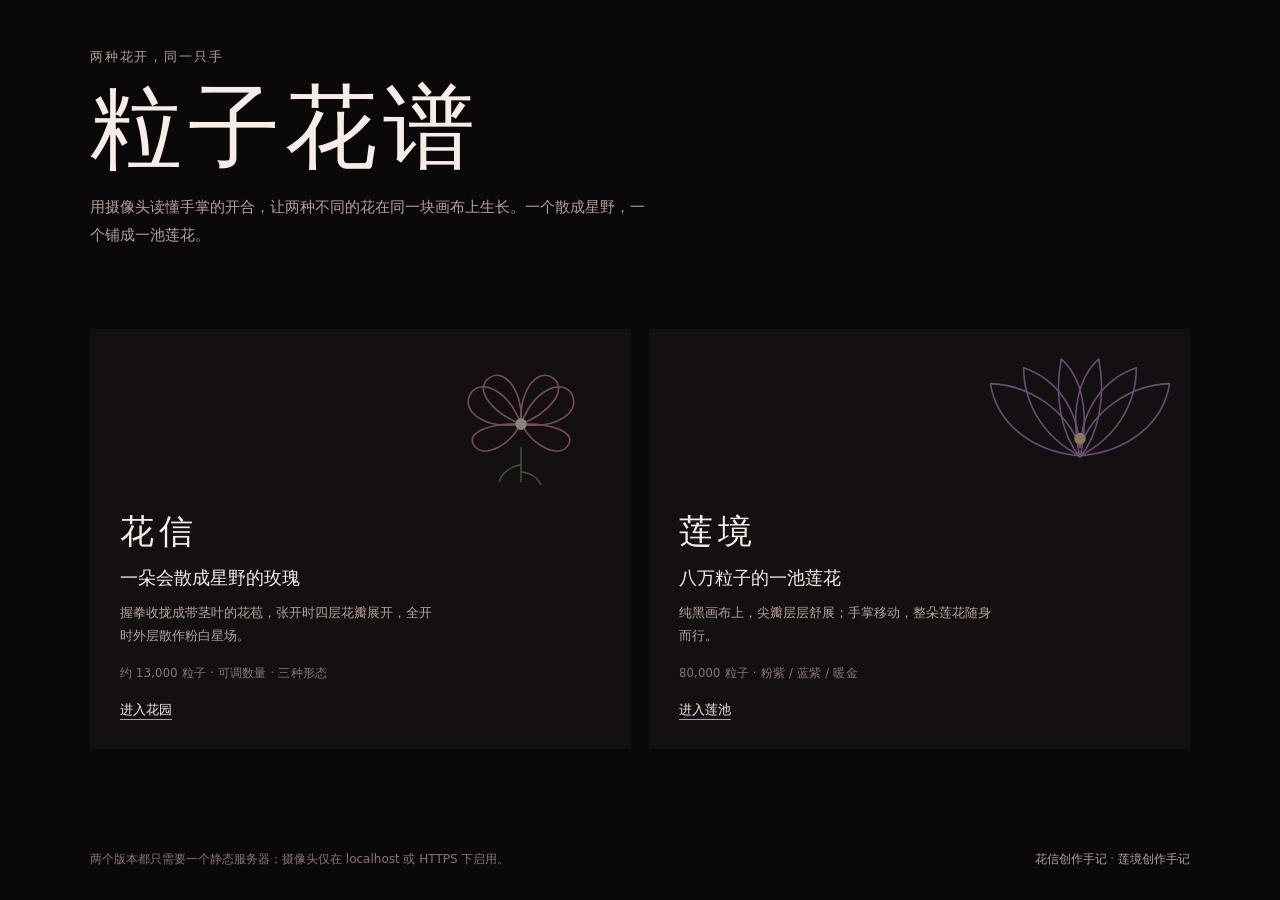
<file: index.html>
<!doctype html>
<html lang="zh-CN">
<head>
<meta charset="utf-8">
<meta name="viewport" content="width=device-width, initial-scale=1, viewport-fit=cover">
<meta name="theme-color" content="#0b0809">
<meta name="color-scheme" content="dark">
<meta name="description" content="两个由摄像头手势驱动的粒子花版本：花信是一朵会散成星野的玫瑰，莲境是一朵八万粒子的发光莲花。">
<title>粒子花谱 · 手势双生花</title>
<link rel="icon" href="data:image/svg+xml,%3Csvg xmlns='http://www.w3.org/2000/svg' viewBox='0 0 32 32'%3E%3Crect width='32' height='32' fill='%230b0809'/%3E%3Cg fill='none' stroke='%23d98aa0' stroke-width='1.1'%3E%3Cpath d='M16 17c-4-3-5-7-2-8 2.2-.8 3.4 2.5 2 8Zm0 0c4-3 5-7 2-8-2.2-.8-3.4 2.5-2 8Zm0 0c-5 1-8-2-7-5 .8-2.2 4.2-1.2 7 5Zm0 0c5 1 8-2 7-5-.8-2.2-4.2-1.2-7 5Z'/%3E%3C/g%3E%3Ccircle cx='16' cy='17' r='1.7' fill='%23fff3e8'/%3E%3C/svg%3E">
<link rel="stylesheet" href="assets/landing.css">
</head>
<body>
<main class="portal">
  <header class="intro">
    <p class="kicker">两种花开，同一只手</p>
    <h1>粒子花谱</h1>
    <p class="lede">用摄像头读懂手掌的开合，让两种不同的花在同一块画布上生长。一个散成星野，一个铺成一池莲花。</p>
  </header>

  <section class="versions" aria-label="两个版本">
    <a class="card" href="versions/rose/">
      <span class="card-art" aria-hidden="true">
        <svg viewBox="0 0 180 120" fill="none">
          <g stroke="#d98aa0" stroke-width="1.1" stroke-linejoin="round">
            <path d="M90 70c-20-8-33-24-22-32 12-8 24 12 22 32Z"/>
            <path d="M90 70c20-8 33-24 22-32-12-8-24 12-22 32Z"/>
            <path d="M90 70c-25 4-42-9-35-21 7-11 26-3 35 21Z"/>
            <path d="M90 70c25 4 42-9 35-21-7-11-26-3-35 21Z"/>
            <path d="M90 70c-10 17-27 24-33 14-5-9 14-15 33-14Z"/>
            <path d="M90 70c10 17 27 24 33 14 5-9-14-15-33-14Z"/>
            <path d="M90 86v24M90 98c-9 2-14 7-15 12M90 103c8 1 12 5 14 9" stroke="#7d8a5e"/>
          </g>
          <circle cx="90" cy="70" r="4" fill="#fff3e8"/>
        </svg>
      </span>
      <span class="card-copy">
        <span class="card-index">花信</span>
        <span class="card-title">一朵会散成星野的玫瑰</span>
        <span class="card-desc">握拳收拢成带茎叶的花苞，张开时四层花瓣展开，全开时外层散作粉白星场。</span>
        <span class="card-meta">约 13,000 粒子 · 可调数量 · 三种形态</span>
        <span class="card-go">进入花园</span>
      </span>
    </a>

    <a class="card" href="versions/lotus/">
      <span class="card-art" aria-hidden="true">
        <svg viewBox="0 0 180 120" fill="none">
          <g stroke="#c08bd8" stroke-width="1.1" stroke-linejoin="round">
            <path d="M90 92C55 89 32 68 28 42c28 1 53 19 62 44 9-25 34-43 62-44-4 26-27 47-62 50Z"/>
            <path d="M90 92C66 80 51 57 51 31c23 8 37 28 39 55 2-27 16-47 39-55 0 26-15 49-39 61Z"/>
            <path d="M90 93c-13-16-18-42-13-68 14 12 20 37 13 68Zm0 0c13-16 18-42 13-68-14 12-20 37-13 68Z"/>
          </g>
          <circle cx="90" cy="80" r="4" fill="#ffd9b5"/>
        </svg>
      </span>
      <span class="card-copy">
        <span class="card-index">莲境</span>
        <span class="card-title">八万粒子的一池莲花</span>
        <span class="card-desc">纯黑画布上，尖瓣层层舒展；手掌移动，整朵莲花随身而行。</span>
        <span class="card-meta">80,000 粒子 · 粉紫 / 蓝紫 / 暖金</span>
        <span class="card-go">进入莲池</span>
      </span>
    </a>
  </section>

  <footer class="portal-foot">
    <p>两个版本都只需要一个静态服务器；摄像头仅在 localhost 或 HTTPS 下启用。</p>
    <p><a href="versions/rose/creative/BRIEF.md">花信创作手记</a><span aria-hidden="true"> · </span><a href="versions/lotus/creative/BRIEF.md">莲境创作手记</a></p>
  </footer>
</main>
</body>
</html>
</file>
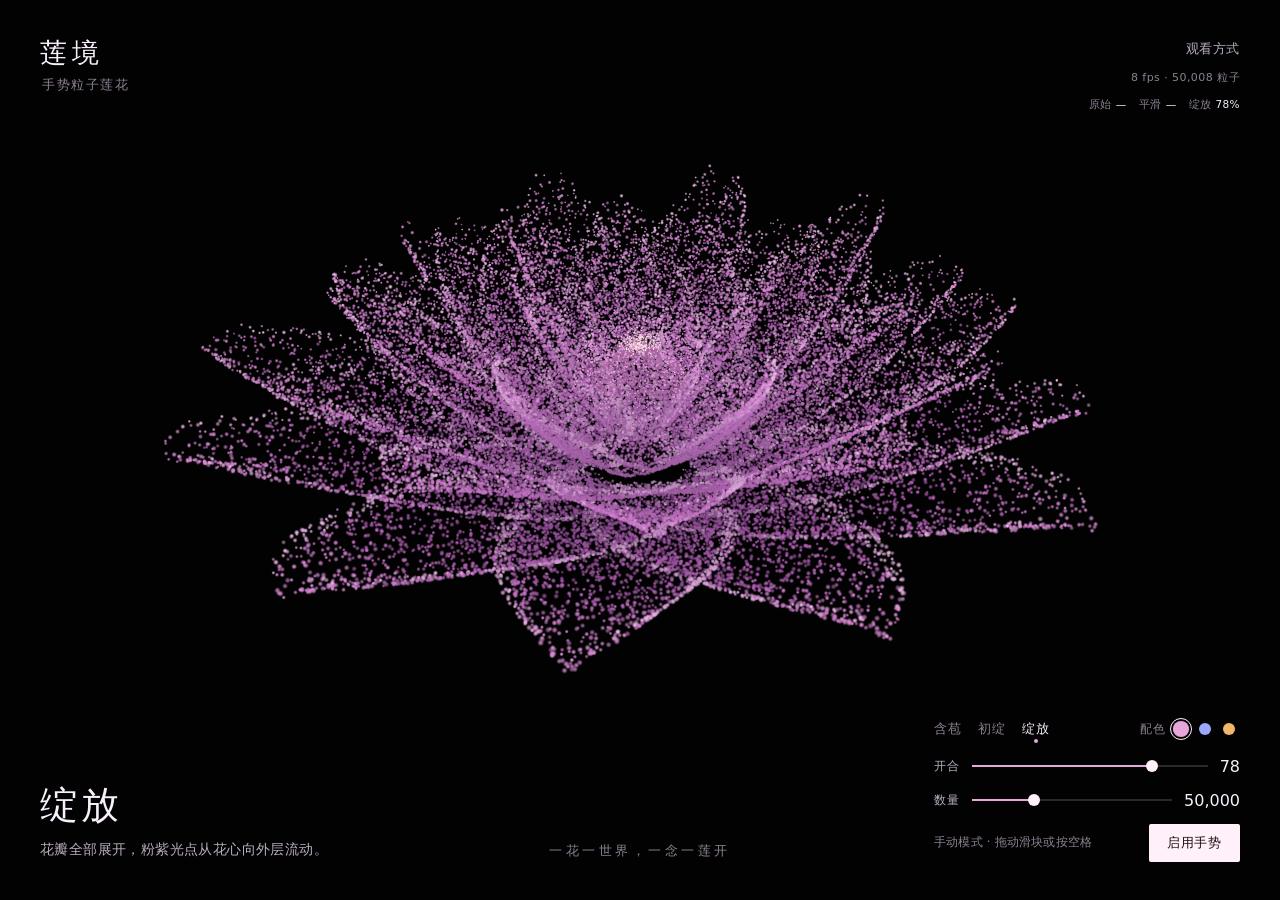
<file: versions/lotus/index.html>
<!doctype html>
<html lang="zh-CN" data-ready="false">
<head>
<meta charset="utf-8">
<meta name="viewport" content="width=device-width, initial-scale=1, viewport-fit=cover">
<meta name="theme-color" content="#030203">
<meta name="color-scheme" content="dark">
<meta name="description" content="一池由八万粒子构成的莲花。手掌张开，花瓣层层舒展；手掌收拢，光点合为一枚花苞。">
<title>莲境 · 手势粒子莲花</title>
<link rel="icon" href="data:image/svg+xml,%3Csvg xmlns='http://www.w3.org/2000/svg' viewBox='0 0 32 32'%3E%3Crect width='32' height='32' fill='%23030203'/%3E%3Cg fill='none' stroke='%23e6a6db' stroke-width='1.1' stroke-linejoin='round'%3E%3Cpath d='M16 24c-5-1-8-5-8-9 4 0 7 2 8 6 1-4 4-6 8-6 0 4-3 8-8 9Z'/%3E%3Cpath d='M16 25c-3-3-4-8-2-12 2 1 3 4 2 12Zm0 0c3-3 4-8 2-12-2 1-3 4-2 12Z'/%3E%3C/g%3E%3Ccircle cx='16' cy='20' r='1.5' fill='%23ffd9b5'/%3E%3C/svg%3E">
<link rel="stylesheet" href="assets/style.css">
</head>
<body data-palette="pink">
<main class="experience">
  <canvas id="stage" aria-label="粒子莲花画布" role="img"></canvas>
  <p class="sr-only" id="sceneDescription">一朵由粒子构成的三维莲花。握拳时花瓣合拢为尖顶花苞，手掌张开时外层花瓣先展开，完全张开时八万颗粒子铺成完整的莲花，内层花瓣与暖色花心保留在中央。</p>

  <div class="fallback" id="fallback" hidden>
    <svg viewBox="0 0 140 120" aria-hidden="true" class="fallback-art">
      <g fill="none" stroke-linejoin="round">
        <path d="M70 94C43 91 25 73 22 48c22 1 42 15 48 36 6-21 26-35 48-36-3 25-21 43-48 46Z" stroke="#e6a6db"/>
        <path d="M70 94C50 85 38 66 38 42c17 6 28 22 32 45 4-23 15-39 32-45 0 24-12 43-32 52Z" stroke="#f6b4e9"/>
        <path d="M70 95C58 82 52 61 56 35c11 9 16 29 14 55 2-26 7-46 18-55 4 26-2 47-18 60Z" stroke="#ffd9b5"/>
      </g>
      <circle cx="70" cy="86" r="4" fill="#ffe1f7"/>
    </svg>
    <p class="fallback-title">这朵莲花需要 WebGL 才能开放</p>
    <p class="fallback-copy">当前浏览器没有可用的 WebGL 2 环境。换用较新的 Chrome、Edge 或 Safari 再试；下方仍可查看操作说明。</p>
    <button class="text-button" type="button" id="fallbackHelp">查看观看方式</button>
  </div>

  <header class="masthead ui">
    <div class="identity">
      <h1>莲境</h1>
      <p>手势粒子莲花</p>
    </div>
    <div class="masthead-side">
      <button class="text-button" type="button" id="helpOpen">观看方式</button>
      <p class="perf" id="perf">正在准备画布</p>
      <div class="readout" aria-label="手势读数">
        <span title="原始张开度">原始 <b id="rawOpen">—</b></span>
        <span title="平滑后张开度">平滑 <b id="smoothOpen">—</b></span>
        <span title="绽放度">绽放 <b id="bloomRead">78%</b></span>
      </div>
    </div>
  </header>

  <section class="lede ui" aria-live="polite" aria-atomic="true">
    <h2 class="state" id="stateWord">绽放</h2>
    <p class="state-line" id="stateLine">花瓣全部展开，粉紫光点从花心向外层流动。</p>
  </section>

  <section class="console ui" aria-label="莲花控制">
    <div class="top-row">
      <div class="states" role="group" aria-label="三种形态">
        <button type="button" data-bloom="0.04" data-key="bud" aria-pressed="false">含苞</button>
        <button type="button" data-bloom="0.5" data-key="half" aria-pressed="false">初绽</button>
        <button type="button" data-bloom="0.95" data-key="bloom" class="is-active" aria-pressed="true">绽放</button>
      </div>
      <div class="palette" role="group" aria-label="配色">
        <span class="palette-label">配色</span>
        <button class="swatch is-active" type="button" data-palette="0" aria-label="粉紫配色" aria-pressed="true" style="--dot:#e6a6db"></button>
        <button class="swatch" type="button" data-palette="1" aria-label="蓝紫配色" aria-pressed="false" style="--dot:#9aa8ff"></button>
        <button class="swatch" type="button" data-palette="2" aria-label="暖金配色" aria-pressed="false" style="--dot:#efb767"></button>
      </div>
    </div>
    <div class="range-row">
      <label for="bloom">开合</label>
      <div class="range">
        <span class="range-track" aria-hidden="true"><span class="range-fill" id="rangeFill"></span></span>
        <input id="bloom" type="range" min="0" max="100" step="1" value="78" aria-describedby="modeLine">
      </div>
      <output id="bloomOut" for="bloom">78</output>
    </div>
    <div class="range-row">
      <label for="particleCount">数量</label>
      <div class="range">
        <span class="range-track" aria-hidden="true"><span class="range-fill" id="particleFill"></span></span>
        <input id="particleCount" type="range" min="20000" max="120000" step="5000" value="80000" aria-label="粒子数量" aria-describedby="particleHint" aria-valuetext="80,000 个粒子">
      </div>
      <output id="particleOut" for="particleCount">80,000</output>
    </div>
    <span class="sr-only" id="particleHint">拖动调整粒子数量，实时生效；只改变粒子密度，不改变莲花开合状态。</span>
    <div class="action-row">
      <p class="mode" id="modeLine">手动模式 · 拖动滑块或按空格</p>
      <button class="primary" type="button" id="gestureBtn">启用手势</button>
    </div>
  </section>

  <aside class="camera" id="cameraPanel" hidden aria-label="手部骨架预览">
    <div class="camera-frame">
      <video id="cameraVideo" playsinline muted></video>
      <svg class="camera-guide" viewBox="0 0 100 100" fill="none" aria-hidden="true">
        <path d="M35 51V28a5 5 0 0 1 10 0v19-27a5 5 0 0 1 10 0v27-22a5 5 0 0 1 10 0v25-15a5 5 0 0 1 10 0v25c0 18-10 28-27 28-13 0-20-7-26-17L16 53a6 6 0 0 1 10-5l9 12"/>
      </svg>
      <canvas id="cameraOverlay" width="320" height="240" aria-hidden="true"></canvas>
    </div>
    <div class="camera-meta">
      <p id="cameraState">正在启动摄像头</p>
      <button type="button" id="cameraStop">关闭</button>
    </div>
  </aside>

  <p class="creed ui">一花一世界，一念一莲开</p>
  <div class="notice" id="notice" role="status" aria-live="polite"></div>
</main>

<dialog id="helpDialog" aria-labelledby="helpTitle">
  <button class="text-button dialog-close" type="button" id="helpClose" aria-label="关闭">关闭</button>
  <h2 id="helpTitle">让掌心开出一朵莲</h2>
  <p class="dialog-lead">花苞、初绽、盛放共用一条连续的时间线，手势停在哪里，莲花就停在哪里。</p>
  <div class="dialog-grid">
    <div>
      <h3>握拳</h3>
      <p>所有花瓣向内合拢，光点收紧成一枚尖顶花苞，粒子上仍留着细密的层叠光。</p>
    </div>
    <div>
      <h3>慢慢张开</h3>
      <p>外圈花瓣先向外翻开，内圈仍合抱花心；手掌移动时，整朵莲花同步跟随。</p>
    </div>
    <div>
      <h3>完全张开</h3>
      <p>四层花瓣充分展开，粉紫、蓝紫或暖金的粒子在边缘亮起，花心保留暖色内核。</p>
    </div>
  </div>
  <h3>配色与数量</h3>
  <p>「配色」在粉紫、蓝紫、暖金之间切换，所有粒子使用同一套亮度和饱和度。拖动「数量」可在 20,000–120,000 之间实时改变密度，不会改变当前开合。</p>
  <h3>没有摄像头的时候</h3>
  <p>拖动「开合」，或直接在画面上上下拖动。按空格在花苞与盛放之间切换，按 1、2、3 直达三种形态。摄像头不可用时会自动留在手动模式。</p>
  <p class="fine">摄像头只用于本地手势识别，不上传、不录制；页面不显示摄像头画面，只绘制手部骨架线条。</p>
  <button class="primary dialog-action" type="button" id="helpDone">回到莲池</button>
</dialog>

<noscript>
  <div class="noscript">这朵莲花需要 JavaScript 才能开放。请开启后刷新。</div>
</noscript>

<script>
  if (location.protocol === 'file:') {
    document.addEventListener('DOMContentLoaded', function () {
      var panel = document.getElementById('fallback');
      if (!panel) return;
      panel.hidden = false;
      panel.querySelector('.fallback-title').textContent = '请通过本地服务器打开';
      panel.querySelector('.fallback-copy').textContent =
        '摄像头和本地手势模型需要 http://localhost 环境。在项目目录运行 python -m http.server 8080，再访问对应目录。';
      var help = panel.querySelector('#fallbackHelp');
      if (help) help.hidden = true;
      document.documentElement.dataset.ready = 'stalled';
    });
  }

  window.setTimeout(function () {
    var root = document.documentElement;
    if (root.dataset.ready === 'false') {
      root.dataset.stalled = 'true';
      var perf = document.getElementById('perf');
      if (perf) perf.textContent = '画布未启动 · 请查看观看方式';
    }
  }, 7000);
</script>
<script src="../../vendor/gsap/gsap.min.js"></script>
<script type="module" src="src/main.js"></script>
</body>
</html>
</file>
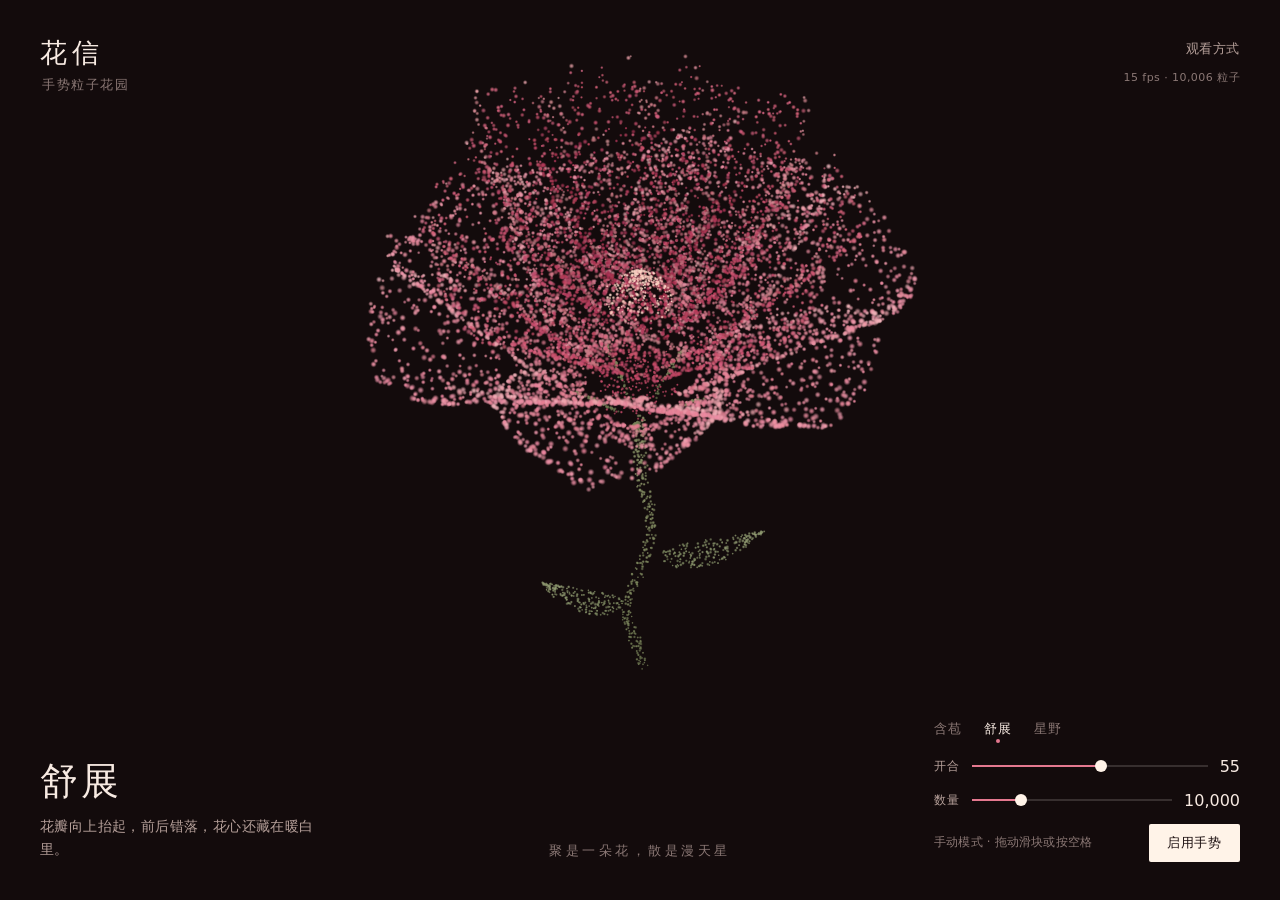
<file: versions/rose/index.html>
<!doctype html>
<html lang="zh-CN" data-ready="false">
<head>
<meta charset="utf-8">
<meta name="viewport" content="width=device-width, initial-scale=1, viewport-fit=cover">
<meta name="theme-color" content="#130b0c">
<meta name="color-scheme" content="dark">
<meta name="description" content="一朵由粒子构成的花。握拳收拢为花苞，张开手掌便层层舒展，完全张开时外层花瓣散作漫天星。">
<title>花信 · 手势粒子花园</title>
<link rel="icon" href="data:image/svg+xml,%3Csvg xmlns='http://www.w3.org/2000/svg' viewBox='0 0 32 32'%3E%3Crect width='32' height='32' fill='%23130b0c'/%3E%3Cg fill='none' stroke='%23e4788f' stroke-width='1.1'%3E%3Cpath d='M16 17c-4-3-6-7-3-8 2.5-.8 4 2.5 3 8Z'/%3E%3Cpath d='M16 17c4-3 6-7 3-8-2.5-.8-4 2.5-3 8Z'/%3E%3Cpath d='M16 17c-5 0-9-3-8-6 .8-2.4 4.4-1.4 8 6Z'/%3E%3Cpath d='M16 17c5 0 9-3 8-6-.8-2.4-4.4-1.4-8 6Z'/%3E%3Cpath d='M16 17c-1 5-4 8-6 6-1.8-1.8 1.6-4.4 6-6Z'/%3E%3Cpath d='M16 17c1 5 4 8 6 6 1.8-1.8-1.6-4.4-6-6Z'/%3E%3C/g%3E%3Ccircle cx='16' cy='17' r='1.6' fill='%23fff3e8'/%3E%3C/svg%3E">
<link rel="stylesheet" href="assets/style.css">
</head>
<body>
<main class="experience">
  <canvas id="stage" aria-label="粒子花朵画布" role="img"></canvas>
  <p class="sr-only" id="sceneDescription">一朵粉色粒子玫瑰。握拳时收拢为带花茎和两片叶子的花苞，手掌张开时花瓣向上层层舒展，完全张开时外层花瓣散成覆盖画面的星场，内层花瓣与花心留在中央。</p>

  <div class="fallback" id="fallback" hidden>
    <svg viewBox="0 0 120 150" aria-hidden="true" class="fallback-art">
      <path d="M60 118c-16-10-24-25-12-30 10-4 15 10 12 30Z" fill="none" stroke="#e4788f" stroke-width="1.2"/>
      <path d="M60 118c16-10 24-25 12-30-10-4-15 10-12 30Z" fill="none" stroke="#e4788f" stroke-width="1.2"/>
      <path d="M60 118c-22 2-35-11-30-21 4-9 18-4 30 21Z" fill="none" stroke="#f2a3b3" stroke-width="1.2"/>
      <path d="M60 118c22 2 35-11 30-21-4-9-18-4-30 21Z" fill="none" stroke="#f2a3b3" stroke-width="1.2"/>
      <path d="M60 118c-7 18-19 27-25 20-5-7 8-16 25-20Z" fill="none" stroke="#f7b9a8" stroke-width="1.2"/>
      <path d="M60 118c7 18 19 27 25 20 5-7-8-16-25-20Z" fill="none" stroke="#f7b9a8" stroke-width="1.2"/>
      <circle cx="60" cy="118" r="4" fill="#fff3e8"/>
      <path d="M60 122c-2 8-1 16 2 24" fill="none" stroke="#7d8a5e" stroke-width="1.1"/>
      <path d="M61 138c6-5 11-5 13-1-4 3-9 4-13 1Z" fill="none" stroke="#7d8a5e" stroke-width="1"/>
    </svg>
    <p class="fallback-title">这朵花需要 WebGL 才能开放</p>
    <p class="fallback-copy">当前浏览器没有可用的 WebGL 2 环境。换用较新的 Chrome、Edge 或 Safari 再试；下方仍可查看操作说明。</p>
    <button class="text-button" type="button" id="fallbackHelp">查看观看方式</button>
  </div>

  <header class="masthead ui">
    <div class="identity">
      <h1>花信</h1>
      <p>手势粒子花园</p>
    </div>
    <div class="masthead-side">
      <button class="text-button" type="button" id="helpOpen">观看方式</button>
      <p class="perf" id="perf">正在准备画布</p>
    </div>
  </header>

  <section class="lede ui" aria-live="polite" aria-atomic="true">
    <h2 class="state" id="stateWord">舒展</h2>
    <p class="state-line" id="stateLine">花瓣向上抬起，前后错落，花心还藏在暖白里。</p>
  </section>

  <section class="console ui" aria-label="花朵控制">
    <div class="states" role="group" aria-label="三种形态">
      <button type="button" data-bloom="0.03" data-key="bud" aria-pressed="false">含苞</button>
      <button type="button" data-bloom="0.55" data-key="bloom" class="is-active" aria-pressed="true">舒展</button>
      <button type="button" data-bloom="1" data-key="stars" aria-pressed="false">星野</button>
    </div>
    <div class="range-row">
      <label for="bloom">开合</label>
      <div class="range">
        <span class="range-track" aria-hidden="true"><span class="range-fill" id="rangeFill"></span></span>
        <input id="bloom" type="range" min="0" max="100" step="1" value="55" aria-describedby="modeLine">
      </div>
      <output id="bloomOut" for="bloom">55</output>
    </div>
    <div class="range-row">
      <label for="particleCount">数量</label>
      <div class="range">
        <span class="range-track" aria-hidden="true"><span class="range-fill" id="particleFill"></span></span>
        <input id="particleCount" type="range" min="4000" max="30000" step="1000" value="13000" aria-label="粒子数量" aria-describedby="particleHint" aria-valuetext="13000 个粒子">
      </div>
      <output id="particleOut" for="particleCount">13,000</output>
    </div>
    <span class="sr-only" id="particleHint">拖动调整粒子数量，实时生效；只改变粒子密度，不改变花朵开合状态。</span>
    <div class="action-row">
      <p class="mode" id="modeLine">手动模式 · 拖动滑块或按空格</p>
      <button class="primary" type="button" id="gestureBtn">启用手势</button>
    </div>
  </section>

  <aside class="camera" id="cameraPanel" hidden aria-label="手部骨架预览">
    <div class="camera-frame">
      <video id="cameraVideo" playsinline muted></video>
      <svg class="camera-guide" viewBox="0 0 100 100" fill="none" aria-hidden="true">
        <path d="M35 51V28a5 5 0 0 1 10 0v19-27a5 5 0 0 1 10 0v27-22a5 5 0 0 1 10 0v25-15a5 5 0 0 1 10 0v25c0 18-10 28-27 28-13 0-20-7-26-17L16 53a6 6 0 0 1 10-5l9 12"/>
      </svg>
      <canvas id="cameraOverlay" width="320" height="240" aria-hidden="true"></canvas>
    </div>
    <div class="camera-meta">
      <p id="cameraState">正在启动摄像头</p>
      <button type="button" id="cameraStop">关闭</button>
    </div>
  </aside>

  <p class="creed ui">聚是一朵花，散是漫天星</p>

  <div class="notice" id="notice" role="status" aria-live="polite"></div>
</main>

<dialog id="helpDialog" aria-labelledby="helpTitle">
  <button class="text-button dialog-close" type="button" id="helpClose" aria-label="关闭">关闭</button>
  <h2 id="helpTitle">用手，或者用鼠标</h2>
  <p class="dialog-lead">这朵花只有一条连续的时间线：从一枚花苞，到满天星。</p>
  <div class="dialog-grid">
    <div>
      <h3>握拳</h3>
      <p>所有粒子收拢成一枚花苞，一根花茎和两片叶子仍然清楚。</p>
    </div>
    <div>
      <h3>慢慢张开</h3>
      <p>花苞自内向外打开，花瓣向上抬起，外层低垂、内层直立，形成前后层次。</p>
    </div>
    <div>
      <h3>完全张开</h3>
      <p>外层花瓣散成覆盖画布的粉白星场，内层花瓣与花心留在原处，缓缓呼吸。</p>
    </div>
  </div>
  <h3>没有摄像头的时候</h3>
  <p>拖动「开合」，或直接在画面上上下拖动。按空格在花苞与星野之间切换，按 1、2、3 直达三种形态。摄像头开启后，手掌的开合会覆盖手动设置。</p>
  <p>拖动「数量」可以实时调整粒子密度，只会改变花瓣与花苞的细腻程度，不会改变当前开合状态。</p>
  <p class="fine">影像只在你的浏览器本地处理，不会上传。摄像头需要 localhost 或 HTTPS 环境；不可用时页面会自动留在手动模式，画布不会中断。</p>
  <button class="primary dialog-action" type="button" id="helpDone">回到花园</button>
</dialog>

<noscript>
  <div class="noscript">这个花园需要 JavaScript 才能生长。请开启后刷新。</div>
</noscript>

<script>
  // 直接双击 HTML 时，浏览器会拦截 ES 模块与摄像头；先说明正确打开方式。
  if (location.protocol === 'file:') {
    document.addEventListener('DOMContentLoaded', function () {
      var panel = document.getElementById('fallback');
      if (!panel) return;
      panel.hidden = false;
      panel.querySelector('.fallback-title').textContent = '请通过本地服务器打开';
      panel.querySelector('.fallback-copy').textContent =
        '摄像头和本地手势模型需要 http://localhost 环境。在项目目录运行 python -m http.server 8080，再访问 http://localhost:8080。';
      var help = panel.querySelector('#fallbackHelp');
      if (help) help.hidden = true;
      document.documentElement.dataset.ready = 'stalled';
    });
  }

  // 无论模块是否成功加载，界面都不会停在空白画布上。
  window.setTimeout(function () {
    var root = document.documentElement;
    if (root.dataset.ready === 'false') {
      root.dataset.stalled = 'true';
      var perf = document.getElementById('perf');
      if (perf) perf.textContent = '画布未启动 · 请查看观看方式';
    }
  }, 7000);
</script>
<script src="../../vendor/gsap/gsap.min.js"></script>
<script type="module" src="src/main.js"></script>
</body>
</html>
</file>
<file: assets/landing.css>
:root {
  --ground: #0b0809;
  --panel: #141011;
  --panel-lift: #1b1617;
  --ink: #f7ece7;
  --muted: #b3a09a;
  --faint: #897571;
  --rose: #d98aa0;
  --lilac: #c08bd8;
  --sans: "PingFang SC", "Hiragino Sans GB", "Microsoft YaHei", "Noto Sans CJK SC", system-ui, sans-serif;
  --serif: "Source Han Serif SC", "Noto Serif CJK SC", "Songti SC", "STSong", "SimSun", serif;
  color-scheme: dark;
  font-family: var(--sans);
  color: var(--ink);
  background: var(--ground);
}

* { box-sizing: border-box; }
html, body { margin: 0; min-height: 100%; background: var(--ground); }
body { min-height: 100dvh; -webkit-font-smoothing: antialiased; }
a { color: inherit; text-decoration: none; }
:focus-visible { outline: 2px solid var(--rose); outline-offset: 4px; }

.portal {
  width: 100%;
  min-height: 100dvh;
  max-width: 1180px;
  margin: 0 auto;
  padding: 48px 40px 30px;
  display: flex;
  flex-direction: column;
  justify-content: space-between;
  gap: 40px;
}

.kicker {
  margin: 0 0 16px;
  font-size: 13px;
  letter-spacing: 0.14em;
  color: var(--muted);
}
h1 {
  margin: 0;
  font-family: var(--serif);
  font-size: clamp(52px, 7.2vw, 92px);
  font-weight: 400;
  line-height: 1;
  letter-spacing: 0.06em;
}
.lede {
  margin: 20px 0 0;
  max-width: 560px;
  font-size: 15px;
  line-height: 1.85;
  color: var(--muted);
}

.versions {
  display: grid;
  grid-template-columns: 1fr 1fr;
  gap: 18px;
}
.card {
  position: relative;
  display: flex;
  flex-direction: column;
  justify-content: space-between;
  min-height: 380px;
  padding: 30px;
  overflow: hidden;
  background: var(--panel);
  transition: background 220ms ease;
}
.card:hover, .card:focus-visible { background: var(--panel-lift); }
.card-art {
  position: absolute;
  top: -6px;
  right: -20px;
  width: 260px;
  max-width: 70%;
  opacity: 0.5;
  transition: transform 420ms ease, opacity 220ms ease;
}
.card:hover .card-art { transform: translateY(5px); opacity: 0.72; }
.card-art svg { width: 100%; height: auto; display: block; }
.card-copy { position: relative; z-index: 1; margin-top: 150px; }
.card-index {
  display: block;
  font-family: var(--serif);
  font-size: 34px;
  letter-spacing: 0.16em;
}
.card-title {
  display: block;
  margin-top: 10px;
  font-size: 18px;
  line-height: 1.45;
}
.card-desc {
  display: block;
  margin-top: 10px;
  max-width: 320px;
  font-size: 13px;
  line-height: 1.8;
  color: var(--muted);
}
.card-meta {
  display: block;
  margin-top: 18px;
  font-size: 11.5px;
  letter-spacing: 0.02em;
  color: var(--faint);
}
.card-go {
  display: inline-block;
  margin-top: 20px;
  font-size: 13px;
  color: var(--ink);
  text-decoration: underline;
  text-decoration-color: var(--rose);
  text-underline-offset: 5px;
}
.card:last-child .card-go { text-decoration-color: var(--lilac); }

.portal-foot {
  padding-top: 20px;
  display: flex;
  justify-content: space-between;
  align-items: flex-start;
  gap: 20px;
  font-size: 12px;
  line-height: 1.85;
  color: var(--faint);
}
.portal-foot p { margin: 0; }
.portal-foot a { color: var(--muted); }
.portal-foot a:hover { color: var(--ink); }

@media (max-width: 820px) {
  .portal { padding: 32px 20px 24px; gap: 32px; }
  h1 { font-size: 48px; }
  .lede { font-size: 14px; }
  .versions { grid-template-columns: 1fr; gap: 14px; }
  .card { min-height: 300px; padding: 24px; }
  .card-art { width: 200px; }
  .card-copy { margin-top: 110px; }
  .card-index { font-size: 28px; }
  .portal-foot { display: block; }
  .portal-foot p + p { margin-top: 10px; }
}

@media (prefers-reduced-motion: reduce) {
  * { transition-duration: 0.01ms !important; }
}
</file>
<file: versions/lotus/assets/style.css>
:root {
  --ground: #030203;
  --panel: #120d15;
  --ink: #f7f0fb;
  --muted: #b9aebf;
  --faint: #8c8292;
  --rose: #e6a6db;
  --cream: #fff0fa;
  --hair: rgba(247, 240, 251, 0.16);
  --gutter: 40px;
  --sans: "PingFang SC", "Hiragino Sans GB", "Microsoft YaHei", "Noto Sans CJK SC", system-ui, sans-serif;
  --serif: "Source Han Serif SC", "Noto Serif CJK SC", "Songti SC", "STSong", "SimSun", serif;
  color-scheme: dark;
  font-family: var(--sans);
  color: var(--ink);
  background: var(--ground);
}

body[data-palette="blue"] { --rose: #9aa8ff; }
body[data-palette="gold"] { --rose: #efb767; }

* { box-sizing: border-box; }

html, body {
  margin: 0;
  width: 100%;
  height: 100%;
  overflow: hidden;
  background: var(--ground);
}

body {
  min-height: 100dvh;
  -webkit-font-smoothing: antialiased;
  text-rendering: optimizeLegibility;
  overscroll-behavior: none;
}

button, input { font: inherit; color: inherit; }
button { cursor: pointer; background: none; border: 0; padding: 0; }
button, a, input, canvas { -webkit-tap-highlight-color: transparent; }
:focus-visible { outline: 2px solid var(--rose); outline-offset: 4px; }

.sr-only {
  position: absolute;
  width: 1px; height: 1px;
  padding: 0; margin: -1px;
  overflow: hidden;
  clip: rect(0 0 0 0);
  white-space: nowrap;
  border: 0;
}

.experience {
  position: fixed;
  inset: 0;
  isolation: isolate;
  background: var(--ground);
}

#stage {
  position: absolute;
  inset: 0;
  display: block;
  width: 100%;
  height: 100%;
  touch-action: none;
  cursor: ns-resize;
  opacity: 0;
}

.ui {
  position: absolute;
  z-index: 4;
}

body.ui-hidden .ui,
body.ui-hidden .camera,
body.ui-hidden .notice { opacity: 0; visibility: hidden; }

/* 标识 */
.masthead {
  top: 0; left: 0; right: 0;
  display: flex;
  justify-content: space-between;
  align-items: flex-start;
  padding: var(--gutter) var(--gutter) 0;
  pointer-events: none;
}
.masthead > * { pointer-events: auto; }
.identity h1 {
  margin: 0;
  font-family: var(--serif);
  font-weight: 400;
  font-size: 27px;
  line-height: 1;
  letter-spacing: 0.2em;
  color: var(--ink);
}
.identity p {
  margin: 10px 0 0 2px;
  font-size: 12.5px;
  letter-spacing: 0.12em;
  color: var(--faint);
}
.masthead-side {
  display: flex;
  flex-direction: column;
  align-items: flex-end;
  gap: 12px;
}
.text-button {
  font-size: 13px;
  letter-spacing: 0.04em;
  color: var(--muted);
  text-underline-offset: 5px;
  transition: color 200ms ease;
}
.text-button:hover { color: var(--ink); text-decoration: underline; text-decoration-color: var(--rose); }
.perf {
  margin: 0;
  font-size: 11px;
  letter-spacing: 0.04em;
  color: var(--faint);
  font-variant-numeric: tabular-nums;
  text-align: right;
}
/* 手势三读数：原始张开度 / 平滑后张开度 / 绽放度 */
.readout {
  display: flex;
  flex-wrap: wrap;
  justify-content: flex-end;
  gap: 2px 12px;
  max-width: 240px;
  font-size: 10.5px;
  line-height: 1.5;
  letter-spacing: 0.04em;
  color: var(--faint);
  font-variant-numeric: tabular-nums;
  pointer-events: none;
}
.readout span {
  display: inline-flex;
  align-items: baseline;
  gap: 4px;
  white-space: nowrap;
}
.readout b {
  font-weight: 400;
  color: var(--ink);
}

/* 状态文字 */
.lede {
  left: var(--gutter);
  bottom: 38px;
  max-width: 330px;
  pointer-events: none;
}
.state {
  margin: 0;
  font-family: var(--serif);
  font-weight: 400;
  font-size: 38px;
  line-height: 1.1;
  letter-spacing: 0.08em;
  color: var(--ink);
}
.state-line {
  margin: 12px 0 0;
  max-width: 300px;
  font-size: 13.5px;
  line-height: 1.75;
  letter-spacing: 0.03em;
  color: var(--muted);
}

/* 控制 */
.console {
  right: var(--gutter);
  bottom: 38px;
  width: 306px;
  display: flex;
  flex-direction: column;
  gap: 14px;
}
.top-row {
  display: flex;
  align-items: center;
  justify-content: space-between;
  gap: 12px;
}
.states { display: flex; gap: 16px; }
.states button {
  position: relative;
  padding: 4px 0;
  font-size: 13px;
  letter-spacing: 0.08em;
  color: var(--faint);
  transition: color 220ms ease;
}
.states button:hover { color: var(--muted); }
.states button.is-active { color: var(--ink); }
.states button.is-active::after {
  content: "";
  position: absolute;
  left: 50%;
  bottom: -1px;
  width: 4px; height: 4px;
  margin-left: -2px;
  border-radius: 50%;
  background: var(--rose);
}

.range-row {
  display: flex;
  align-items: center;
  gap: 12px;
}
.range-row label {
  font-size: 12px;
  letter-spacing: 0.08em;
  color: var(--muted);
  white-space: nowrap;
}
.range {
  position: relative;
  flex: 1;
  height: 20px;
}
.range-track {
  position: absolute;
  left: 0; right: 0; top: 9px;
  height: 2px;
  background: var(--hair);
}
.range-fill {
  display: block;
  height: 100%;
  width: var(--p, 55%);
  background: var(--rose);
  transition: width 80ms linear;
}
.range input[type="range"] {
  position: absolute;
  inset: 0;
  width: 100%;
  height: 20px;
  margin: 0;
  appearance: none;
  -webkit-appearance: none;
  background: transparent;
  cursor: pointer;
}
.range input[type="range"]::-webkit-slider-runnable-track { height: 2px; background: transparent; }
.range input[type="range"]::-webkit-slider-thumb {
  -webkit-appearance: none;
  width: 12px; height: 12px;
  margin-top: -5px;
  border: 0;
  border-radius: 50%;
  background: var(--cream);
}
.range input[type="range"]::-moz-range-track { height: 2px; background: transparent; }
.range input[type="range"]::-moz-range-thumb {
  width: 12px; height: 12px;
  border: 0;
  border-radius: 50%;
  background: var(--cream);
}
.range output {
  min-width: 26px;
  font-size: 12px;
  text-align: right;
  color: var(--ink);
  font-variant-numeric: tabular-nums;
}
.range output#particleOut { min-width: 62px; }

.palette {
  display: flex;
  align-items: center;
  gap: 2px;
}
.palette-label {
  margin-right: 3px;
  font-size: 11.5px;
  letter-spacing: 0.04em;
  color: var(--faint);
}
.swatch {
  display: grid;
  place-items: center;
  width: 22px;
  height: 22px;
  border-radius: 50%;
}
.swatch::before {
  content: "";
  width: 12px;
  height: 12px;
  border-radius: 50%;
  background: var(--dot);
  transition: transform 180ms ease;
}
.swatch:hover::before { transform: scale(1.18); }
.swatch.is-active::before { transform: scale(1.35); }
.swatch.is-active { outline: 1px solid var(--cream); outline-offset: -1px; }

.action-row {
  display: flex;
  align-items: center;
  justify-content: space-between;
  gap: 14px;
}
.mode {
  margin: 0;
  font-size: 11.5px;
  line-height: 1.5;
  letter-spacing: 0.02em;
  color: var(--faint);
}
.primary {
  flex: 0 0 auto;
  height: 38px;
  padding: 0 18px;
  border-radius: 2px;
  background: var(--cream);
  color: #1a0d0e;
  font-size: 13px;
  letter-spacing: 0.06em;
  transition: background 200ms ease, transform 140ms ease, opacity 200ms ease;
}
.primary:hover { background: #ffffff; }
.primary:active { transform: translateY(1px); }
.primary:disabled { cursor: wait; opacity: 0.6; }
.primary.is-live { background: #e9d3cb; }

/* 摄像头 */
.camera {
  position: absolute;
  z-index: 5;
  right: var(--gutter);
  bottom: 224px;
  width: 168px;
  display: flex;
  flex-direction: column;
  gap: 7px;
  padding: 7px;
  background: var(--panel);
}
.camera[hidden] { display: none; }
.camera-frame {
  position: relative;
  aspect-ratio: 4 / 3;
  overflow: hidden;
  background: #0c0708;
}
.camera-frame video,
.camera-frame canvas {
  position: absolute;
  inset: 0;
  width: 100%;
  height: 100%;
  object-fit: cover;
  transform: scaleX(-1);
}
.camera-frame video { opacity: 0; }
.camera-guide {
  position: absolute;
  inset: 16% 12%;
  width: 76%;
  height: 68%;
  stroke: rgba(247, 234, 226, 0.22);
  stroke-width: 1;
  stroke-linecap: round;
  stroke-linejoin: round;
  pointer-events: none;
}
.camera-meta {
  display: flex;
  align-items: baseline;
  justify-content: space-between;
  gap: 8px;
}
.camera-meta p {
  margin: 0;
  font-size: 10.5px;
  line-height: 1.4;
  color: var(--muted);
}
.camera-meta button {
  font-size: 10.5px;
  color: var(--faint);
  white-space: nowrap;
}
.camera-meta button:hover { color: var(--ink); }

/* 页脚诗句 */
.creed {
  left: 50%;
  bottom: 40px;
  transform: translateX(-50%);
  margin: 0;
  font-family: var(--serif);
  font-size: 12.5px;
  letter-spacing: 0.28em;
  color: var(--faint);
  pointer-events: none;
  white-space: nowrap;
}

/* 提示 */
.notice {
  position: absolute;
  z-index: 12;
  top: 26px;
  left: 50%;
  transform: translate(-50%, -8px);
  max-width: min(520px, calc(100vw - 40px));
  padding: 10px 16px;
  background: #2a181a;
  color: var(--ink);
  font-size: 12.5px;
  line-height: 1.6;
  opacity: 0;
  visibility: hidden;
  transition: opacity 220ms ease, transform 220ms ease, visibility 220ms ease;
}
.notice.is-on { opacity: 1; visibility: visible; transform: translate(-50%, 0); }

/* 无 WebGL */
.fallback {
  position: absolute;
  z-index: 8;
  inset: 0;
  display: grid;
  place-content: center;
  justify-items: center;
  gap: 10px;
  padding: 40px;
  text-align: center;
  background: var(--ground);
}
.fallback[hidden] { display: none; }
.fallback-art { width: 96px; height: 120px; margin-bottom: 8px; }
.fallback-title {
  margin: 0;
  font-family: var(--serif);
  font-size: 24px;
  font-weight: 400;
  letter-spacing: 0.06em;
}
.fallback-copy {
  margin: 0;
  max-width: 420px;
  font-size: 13px;
  line-height: 1.8;
  color: var(--muted);
}
.fallback .text-button { margin-top: 10px; }

/* 对话框 */
dialog {
  width: min(600px, calc(100vw - 32px));
  max-height: calc(100dvh - 48px);
  overflow: auto;
  padding: 42px;
  border: 0;
  border-radius: 2px;
  background: var(--panel);
  color: var(--ink);
}
dialog::backdrop { background: rgba(8, 4, 5, 0.84); }
dialog h2 {
  margin: 0 0 14px;
  font-family: var(--serif);
  font-size: 30px;
  font-weight: 400;
  letter-spacing: 0.05em;
}
dialog h3 {
  margin: 26px 0 6px;
  font-size: 13px;
  font-weight: 600;
  letter-spacing: 0.06em;
  color: var(--ink);
}
dialog p {
  margin: 0;
  font-size: 13px;
  line-height: 1.8;
  color: var(--muted);
}
.dialog-lead { color: var(--ink); font-size: 14px; max-width: 430px; }
.dialog-grid {
  display: grid;
  grid-template-columns: repeat(3, 1fr);
  gap: 22px;
  margin-top: 30px;
}
.dialog-grid h3 { margin-top: 0; }
.dialog-close {
  position: absolute;
  top: 18px;
  right: 20px;
  font-size: 12px;
}
.dialog-action { margin-top: 26px; }
.fine { font-size: 12px; color: var(--faint); margin-top: 14px; }

.noscript {
  position: fixed;
  inset: 0;
  z-index: 30;
  display: grid;
  place-content: center;
  padding: 32px;
  background: var(--ground);
  color: var(--ink);
  font-size: 15px;
}

/* 响应式 */
@media (max-width: 1100px) {
  .creed { display: none; }
}

@media (max-width: 760px) {
  :root { --gutter: 20px; }
  .masthead { padding-top: 22px; }
  .identity h1 { font-size: 22px; }
  .identity p { font-size: 11.5px; margin-top: 8px; }
  .perf { display: none; }
  .readout { max-width: 160px; gap: 2px 7px; font-size: 9.5px; letter-spacing: 0.02em; }
  .lede { bottom: 216px; max-width: none; right: var(--gutter); }
  .state { font-size: 30px; }
  .state-line { margin-top: 8px; font-size: 12.5px; max-width: 280px; }
  .console { left: var(--gutter); right: var(--gutter); bottom: 20px; width: auto; gap: 11px; }
  .states { gap: 20px; }
  .states button { padding: 8px 0; }
  .range, .range input[type="range"] { height: 30px; }
  .range-track { top: 14px; }
  .action-row { gap: 10px; }
  .mode { font-size: 11px; }
  .primary { height: 36px; padding: 0 15px; font-size: 12.5px; }
  .camera { top: 78px; bottom: auto; right: var(--gutter); width: 124px; }
  .notice { top: 16px; }
  .dialog-grid { grid-template-columns: 1fr; gap: 4px; }
  .dialog-grid h3 { margin-top: 16px; }
  dialog { padding: 32px 24px; }
  dialog h2 { font-size: 25px; }
}

@media (max-height: 640px) and (min-width: 761px) {
  .lede { bottom: 26px; }
  .console { bottom: 26px; }
  .creed { display: none; }
  .camera { bottom: 210px; width: 140px; }
}

@media (max-height: 600px) and (max-width: 760px) {
  .state-line { display: none; }
  .lede { bottom: 200px; }
  .camera { display: none; }
}

@media (prefers-reduced-motion: reduce) {
  *, *::before, *::after { transition-duration: 0.01ms !important; }
}
</file>
<file: versions/rose/assets/style.css>
:root {
  --ground: #130b0c;
  --panel: #1b1213;
  --ink: #f7eae2;
  --muted: #b6a09a;
  --faint: #8b7875;
  --rose: #e4788f;
  --cream: #fff3e8;
  --hair: rgba(247, 234, 226, 0.16);
  --gutter: 40px;
  --sans: "PingFang SC", "Hiragino Sans GB", "Microsoft YaHei", "Noto Sans CJK SC", system-ui, sans-serif;
  --serif: "Source Han Serif SC", "Noto Serif CJK SC", "Songti SC", "STSong", "SimSun", serif;
  color-scheme: dark;
  font-family: var(--sans);
  color: var(--ink);
  background: var(--ground);
}

* { box-sizing: border-box; }

html, body {
  margin: 0;
  width: 100%;
  height: 100%;
  overflow: hidden;
  background: var(--ground);
}

body {
  min-height: 100dvh;
  -webkit-font-smoothing: antialiased;
  text-rendering: optimizeLegibility;
  overscroll-behavior: none;
}

button, input { font: inherit; color: inherit; }
button { cursor: pointer; background: none; border: 0; padding: 0; }
button, a, input, canvas { -webkit-tap-highlight-color: transparent; }
:focus-visible { outline: 2px solid var(--rose); outline-offset: 4px; }

.sr-only {
  position: absolute;
  width: 1px; height: 1px;
  padding: 0; margin: -1px;
  overflow: hidden;
  clip: rect(0 0 0 0);
  white-space: nowrap;
  border: 0;
}

.experience {
  position: fixed;
  inset: 0;
  isolation: isolate;
  background: var(--ground);
}

#stage {
  position: absolute;
  inset: 0;
  display: block;
  width: 100%;
  height: 100%;
  touch-action: none;
  cursor: ns-resize;
  opacity: 0;
}

.ui {
  position: absolute;
  z-index: 4;
}

body.ui-hidden .ui,
body.ui-hidden .camera,
body.ui-hidden .notice { opacity: 0; visibility: hidden; }

/* 标识 */
.masthead {
  top: 0; left: 0; right: 0;
  display: flex;
  justify-content: space-between;
  align-items: flex-start;
  padding: var(--gutter) var(--gutter) 0;
  pointer-events: none;
}
.masthead > * { pointer-events: auto; }
.identity h1 {
  margin: 0;
  font-family: var(--serif);
  font-weight: 400;
  font-size: 27px;
  line-height: 1;
  letter-spacing: 0.2em;
  color: var(--ink);
}
.identity p {
  margin: 10px 0 0 2px;
  font-size: 12.5px;
  letter-spacing: 0.12em;
  color: var(--faint);
}
.masthead-side {
  display: flex;
  flex-direction: column;
  align-items: flex-end;
  gap: 12px;
}
.text-button {
  font-size: 13px;
  letter-spacing: 0.04em;
  color: var(--muted);
  text-underline-offset: 5px;
  transition: color 200ms ease;
}
.text-button:hover { color: var(--ink); text-decoration: underline; text-decoration-color: var(--rose); }
.perf {
  margin: 0;
  font-size: 11px;
  letter-spacing: 0.04em;
  color: var(--faint);
  font-variant-numeric: tabular-nums;
  text-align: right;
}

/* 状态文字 */
.lede {
  left: var(--gutter);
  bottom: 38px;
  max-width: 330px;
  pointer-events: none;
}
.state {
  margin: 0;
  font-family: var(--serif);
  font-weight: 400;
  font-size: 38px;
  line-height: 1.1;
  letter-spacing: 0.08em;
  color: var(--ink);
}
.state-line {
  margin: 12px 0 0;
  max-width: 300px;
  font-size: 13.5px;
  line-height: 1.75;
  letter-spacing: 0.03em;
  color: var(--muted);
}

/* 控制 */
.console {
  right: var(--gutter);
  bottom: 38px;
  width: 306px;
  display: flex;
  flex-direction: column;
  gap: 14px;
}
.states { display: flex; gap: 22px; }
.states button {
  position: relative;
  padding: 4px 0;
  font-size: 13px;
  letter-spacing: 0.08em;
  color: var(--faint);
  transition: color 220ms ease;
}
.states button:hover { color: var(--muted); }
.states button.is-active { color: var(--ink); }
.states button.is-active::after {
  content: "";
  position: absolute;
  left: 50%;
  bottom: -1px;
  width: 4px; height: 4px;
  margin-left: -2px;
  border-radius: 50%;
  background: var(--rose);
}

.range-row {
  display: flex;
  align-items: center;
  gap: 12px;
}
.range-row label {
  font-size: 12px;
  letter-spacing: 0.08em;
  color: var(--muted);
  white-space: nowrap;
}
.range {
  position: relative;
  flex: 1;
  height: 20px;
}
.range-track {
  position: absolute;
  left: 0; right: 0; top: 9px;
  height: 2px;
  background: var(--hair);
}
.range-fill {
  display: block;
  height: 100%;
  width: var(--p, 55%);
  background: var(--rose);
  transition: width 80ms linear;
}
.range input[type="range"] {
  position: absolute;
  inset: 0;
  width: 100%;
  height: 20px;
  margin: 0;
  appearance: none;
  -webkit-appearance: none;
  background: transparent;
  cursor: pointer;
}
.range input[type="range"]::-webkit-slider-runnable-track { height: 2px; background: transparent; }
.range input[type="range"]::-webkit-slider-thumb {
  -webkit-appearance: none;
  width: 12px; height: 12px;
  margin-top: -5px;
  border: 0;
  border-radius: 50%;
  background: var(--cream);
}
.range input[type="range"]::-moz-range-track { height: 2px; background: transparent; }
.range input[type="range"]::-moz-range-thumb {
  width: 12px; height: 12px;
  border: 0;
  border-radius: 50%;
  background: var(--cream);
}
.range output {
  min-width: 26px;
  font-size: 12px;
  text-align: right;
  color: var(--ink);
  font-variant-numeric: tabular-nums;
}
.range output#particleOut { min-width: 52px; }

.action-row {
  display: flex;
  align-items: center;
  justify-content: space-between;
  gap: 14px;
}
.mode {
  margin: 0;
  font-size: 11.5px;
  line-height: 1.5;
  letter-spacing: 0.02em;
  color: var(--faint);
}
.primary {
  flex: 0 0 auto;
  height: 38px;
  padding: 0 18px;
  border-radius: 2px;
  background: var(--cream);
  color: #1a0d0e;
  font-size: 13px;
  letter-spacing: 0.06em;
  transition: background 200ms ease, transform 140ms ease, opacity 200ms ease;
}
.primary:hover { background: #ffffff; }
.primary:active { transform: translateY(1px); }
.primary:disabled { cursor: wait; opacity: 0.6; }
.primary.is-live { background: #e9d3cb; }

/* 摄像头 */
.camera {
  position: absolute;
  z-index: 5;
  right: var(--gutter);
  bottom: 224px;
  width: 168px;
  display: flex;
  flex-direction: column;
  gap: 7px;
  padding: 7px;
  background: var(--panel);
}
.camera[hidden] { display: none; }
.camera-frame {
  position: relative;
  aspect-ratio: 4 / 3;
  overflow: hidden;
  background: #0c0708;
}
.camera-frame video,
.camera-frame canvas {
  position: absolute;
  inset: 0;
  width: 100%;
  height: 100%;
  object-fit: cover;
  transform: scaleX(-1);
}
.camera-frame video { opacity: 0; }
.camera-guide {
  position: absolute;
  inset: 16% 12%;
  width: 76%;
  height: 68%;
  stroke: rgba(247, 234, 226, 0.22);
  stroke-width: 1;
  stroke-linecap: round;
  stroke-linejoin: round;
  pointer-events: none;
}
.camera-meta {
  display: flex;
  align-items: baseline;
  justify-content: space-between;
  gap: 8px;
}
.camera-meta p {
  margin: 0;
  font-size: 10.5px;
  line-height: 1.4;
  color: var(--muted);
}
.camera-meta button {
  font-size: 10.5px;
  color: var(--faint);
  white-space: nowrap;
}
.camera-meta button:hover { color: var(--ink); }

/* 页脚诗句 */
.creed {
  left: 50%;
  bottom: 40px;
  transform: translateX(-50%);
  margin: 0;
  font-family: var(--serif);
  font-size: 12.5px;
  letter-spacing: 0.28em;
  color: var(--faint);
  pointer-events: none;
  white-space: nowrap;
}

/* 提示 */
.notice {
  position: absolute;
  z-index: 12;
  top: 26px;
  left: 50%;
  transform: translate(-50%, -8px);
  max-width: min(520px, calc(100vw - 40px));
  padding: 10px 16px;
  background: #2a181a;
  color: var(--ink);
  font-size: 12.5px;
  line-height: 1.6;
  opacity: 0;
  visibility: hidden;
  transition: opacity 220ms ease, transform 220ms ease, visibility 220ms ease;
}
.notice.is-on { opacity: 1; visibility: visible; transform: translate(-50%, 0); }

/* 无 WebGL */
.fallback {
  position: absolute;
  z-index: 8;
  inset: 0;
  display: grid;
  place-content: center;
  justify-items: center;
  gap: 10px;
  padding: 40px;
  text-align: center;
  background: var(--ground);
}
.fallback[hidden] { display: none; }
.fallback-art { width: 96px; height: 120px; margin-bottom: 8px; }
.fallback-title {
  margin: 0;
  font-family: var(--serif);
  font-size: 24px;
  font-weight: 400;
  letter-spacing: 0.06em;
}
.fallback-copy {
  margin: 0;
  max-width: 420px;
  font-size: 13px;
  line-height: 1.8;
  color: var(--muted);
}
.fallback .text-button { margin-top: 10px; }

/* 对话框 */
dialog {
  width: min(600px, calc(100vw - 32px));
  max-height: calc(100dvh - 48px);
  overflow: auto;
  padding: 42px;
  border: 0;
  border-radius: 2px;
  background: var(--panel);
  color: var(--ink);
}
dialog::backdrop { background: rgba(8, 4, 5, 0.84); }
dialog h2 {
  margin: 0 0 14px;
  font-family: var(--serif);
  font-size: 30px;
  font-weight: 400;
  letter-spacing: 0.05em;
}
dialog h3 {
  margin: 26px 0 6px;
  font-size: 13px;
  font-weight: 600;
  letter-spacing: 0.06em;
  color: var(--ink);
}
dialog p {
  margin: 0;
  font-size: 13px;
  line-height: 1.8;
  color: var(--muted);
}
.dialog-lead { color: var(--ink); font-size: 14px; max-width: 430px; }
.dialog-grid {
  display: grid;
  grid-template-columns: repeat(3, 1fr);
  gap: 22px;
  margin-top: 30px;
}
.dialog-grid h3 { margin-top: 0; }
.dialog-close {
  position: absolute;
  top: 18px;
  right: 20px;
  font-size: 12px;
}
.dialog-action { margin-top: 26px; }
.fine { font-size: 12px; color: var(--faint); margin-top: 14px; }

.noscript {
  position: fixed;
  inset: 0;
  z-index: 30;
  display: grid;
  place-content: center;
  padding: 32px;
  background: var(--ground);
  color: var(--ink);
  font-size: 15px;
}

/* 响应式 */
@media (max-width: 1100px) {
  .creed { display: none; }
}

@media (max-width: 760px) {
  :root { --gutter: 20px; }
  .masthead { padding-top: 22px; }
  .identity h1 { font-size: 22px; }
  .identity p { font-size: 11.5px; margin-top: 8px; }
  .perf { display: none; }
  .lede { bottom: 216px; max-width: none; right: var(--gutter); }
  .state { font-size: 30px; }
  .state-line { margin-top: 8px; font-size: 12.5px; max-width: 280px; }
  .console { left: var(--gutter); right: var(--gutter); bottom: 20px; width: auto; gap: 11px; }
  .states { gap: 20px; }
  .states button { padding: 8px 0; }
  .range, .range input[type="range"] { height: 30px; }
  .range-track { top: 14px; }
  .action-row { gap: 10px; }
  .mode { font-size: 11px; }
  .primary { height: 36px; padding: 0 15px; font-size: 12.5px; }
  .camera { top: 78px; bottom: auto; right: var(--gutter); width: 124px; }
  .notice { top: 16px; }
  .dialog-grid { grid-template-columns: 1fr; gap: 4px; }
  .dialog-grid h3 { margin-top: 16px; }
  dialog { padding: 32px 24px; }
  dialog h2 { font-size: 25px; }
}

@media (max-height: 640px) and (min-width: 761px) {
  .lede { bottom: 26px; }
  .console { bottom: 26px; }
  .creed { display: none; }
  .camera { bottom: 210px; width: 140px; }
}

@media (max-height: 600px) and (max-width: 760px) {
  .state-line { display: none; }
  .lede { bottom: 200px; }
  .camera { display: none; }
}

@media (prefers-reduced-motion: reduce) {
  *, *::before, *::after { transition-duration: 0.01ms !important; }
}
</file>
